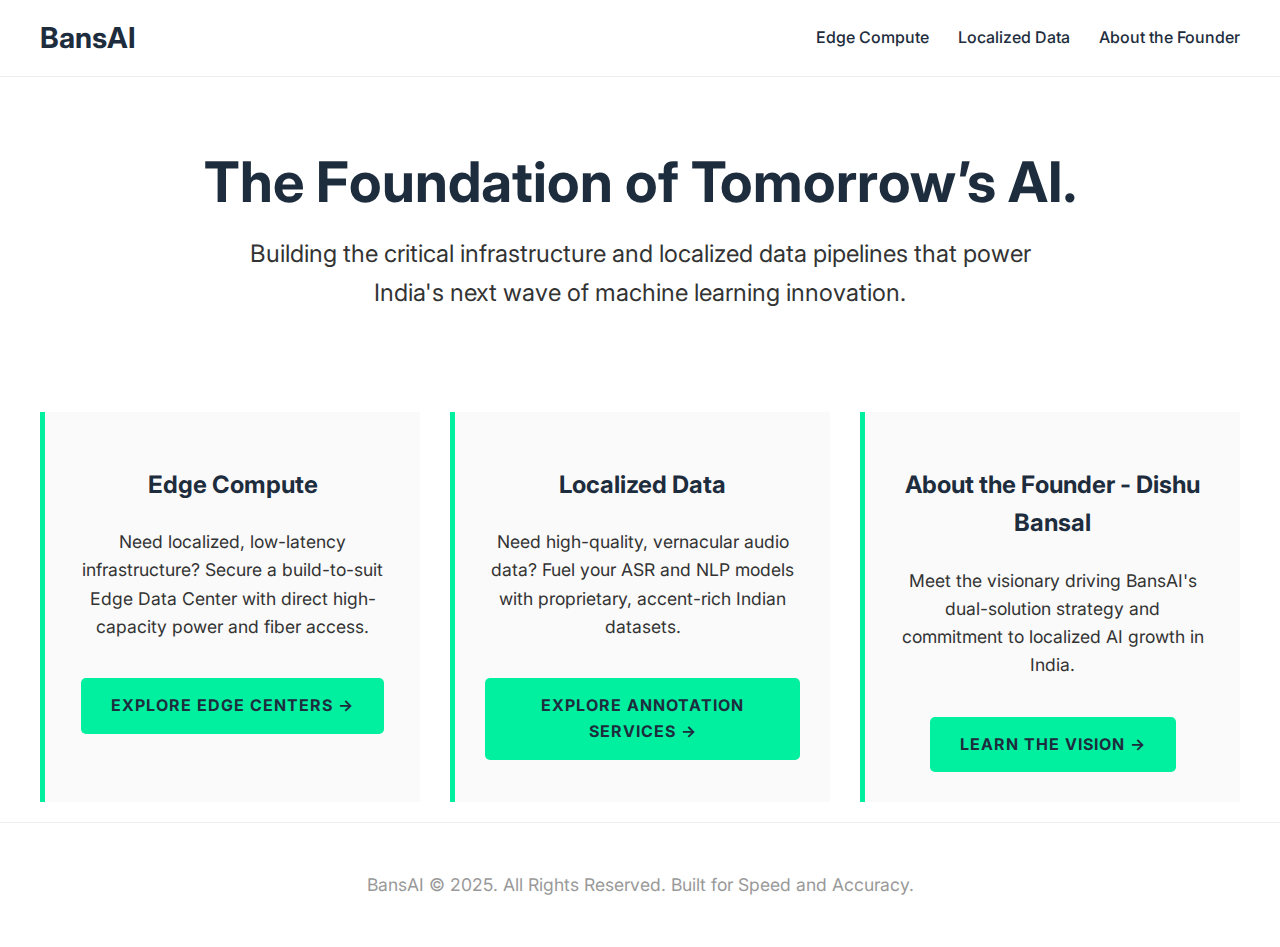
<file: index.html>
<!DOCTYPE html>
<html lang="en">
<head>
    <meta charset="UTF-8">
    <meta name="viewport" content="width=device-width, initial-scale=1.0">
    <title>BansAI - The Foundation of Tomorrow’s AI</title>
    <link rel="stylesheet" href="styles.css">
    <link href="https://fonts.googleapis.com/css2?family=Inter:wght@400;500;700&display=swap" rel="stylesheet">
</head>
<body>

    <header>
        <div class="navbar container">
            <a href="index.html" class="logo">BansAI</a>
            <div class="nav-links">
                <a href="edge.html">Edge Compute</a>
                <a href="data.html">Localized Data</a>
                <a href="https://www.codewithdishu.com">About the Founder</a>
            </div>
        </div>
    </header>

    <main>
        <div class="hero container">
            <h1>The Foundation of Tomorrow’s AI.</h1>
            <p style="font-size: 1.5rem; max-width: 800px; margin: 0 auto 50px;">
                Building the critical infrastructure and localized data pipelines that power India's next wave of machine learning innovation.
            </p>

            <div class="hub-grid">
                <div class="card">
                    <h3>Edge Compute</h3>
                    <p>Need localized, low-latency infrastructure? Secure a build-to-suit Edge Data Center with direct high-capacity power and fiber access.</p>
                    <a href="edge.html" class="btn-cta">Explore Edge Centers →</a>
                </div>
                
                <div class="card">
                    <h3>Localized Data</h3>
                    <p>Need high-quality, vernacular audio data? Fuel your ASR and NLP models with proprietary, accent-rich Indian datasets.</p>
                    <a href="data.html" class="btn-cta">Explore Annotation Services →</a>
                </div>

                <div class="card">
                    <h3>About the Founder - Dishu Bansal</h3>
                    <p>Meet the visionary driving BansAI's dual-solution strategy and commitment to localized AI growth in India.</p>
                    <a href="https://www.codewithdishu.com" class="btn-cta">Learn the Vision →</a>
                </div>
            </div>
        </div>
    </main>

    <footer>
        <p>BansAI © 2025. All Rights Reserved. Built for Speed and Accuracy.</p>
    </footer>

</body>
</html>
</file>
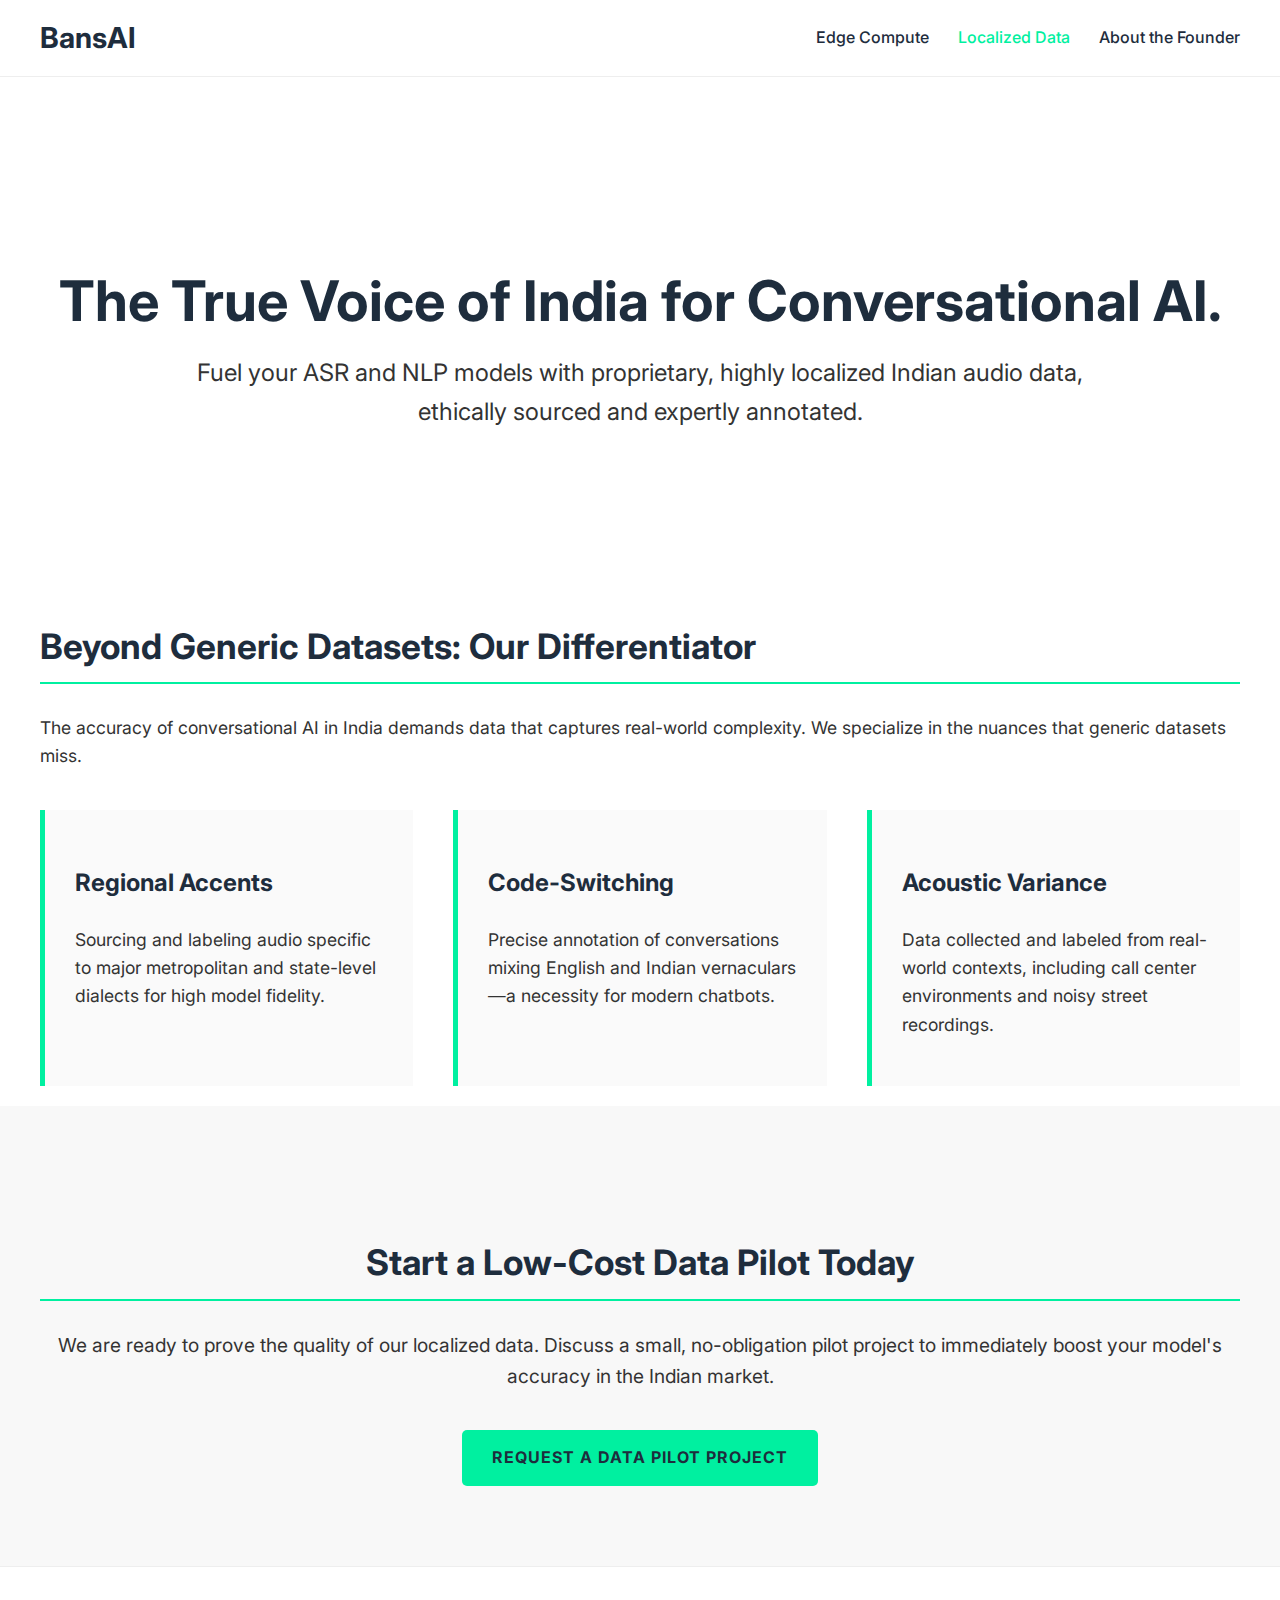
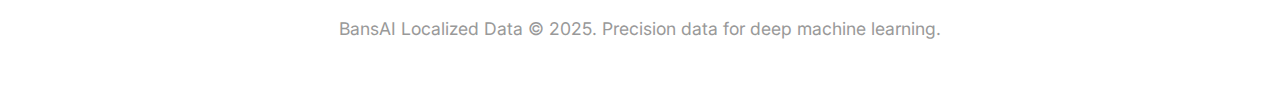
<file: data.html>
<!DOCTYPE html>
<html lang="en">
<head>
    <meta charset="UTF-8">
    <meta name="viewport" content="width=device-width, initial-scale=1.0">
    <title>BansAI Localized Data - Indian Audio Annotation</title>
    <link rel="stylesheet" href="styles.css">
    <link href="https://fonts.googleapis.com/css2?family=Inter:wght@400;500;700&display=swap" rel="stylesheet">
</head>
<body>

    <header>
        <div class="navbar container">
            <a href="index.html" class="logo">BansAI</a>
            <div class="nav-links">
                <a href="edge.html">Edge Compute</a>
                <a href="data.html" style="color: var(--color-secondary);">Localized Data</a>
                <a href="https://www.codewithdishu.com">About the Founder</a>
            </div>
        </div>
    </header>

    <main>
        <section class="hero text-center" style="min-height: 50vh; padding-bottom: 0;">
            <h1>The True Voice of India for Conversational AI.</h1>
            <p style="font-size: 1.5rem; max-width: 900px; margin: 0 auto;">
                Fuel your ASR and NLP models with proprietary, highly localized Indian audio data, ethically sourced and expertly annotated.
            </p>
        </section>

        <section class="container">
            <h2>Beyond Generic Datasets: Our Differentiator</h2>
            <p>The accuracy of conversational AI in India demands data that captures real-world complexity. We specialize in the nuances that generic datasets miss.</p>

            <div class="card-grid">
                <div class="card">
                    <h3>Regional Accents</h3>
                    <p>Sourcing and labeling audio specific to major metropolitan and state-level dialects for high model fidelity.</p>
                </div>
                <div class="card">
                    <h3>Code-Switching</h3>
                    <p>Precise annotation of conversations mixing English and Indian vernaculars—a necessity for modern chatbots.</p>
                </div>
                <div class="card">
                    <h3>Acoustic Variance</h3>
                    <p>Data collected and labeled from real-world contexts, including call center environments and noisy street recordings.</p>
                </div>
            </div>
        </section>

        <section style="background-color: #F8F8F8;" class="text-center">
            <div class="container">
                <h2>Start a Low-Cost Data Pilot Today</h2>
                <p style="font-size: 1.2rem;">We are ready to prove the quality of our localized data. Discuss a small, no-obligation pilot project to immediately boost your model's accuracy in the Indian market.</p>
                <a href="mailto:data@bansai.com?subject=Localized%20Data%20Pilot%20Request" class="btn-cta">Request a Data Pilot Project</a>
            </div>
        </section>
    </main>

    <footer>
        <p>BansAI Localized Data © 2025. Precision data for deep machine learning.</p>
    </footer>

</body>
</html>
</file>
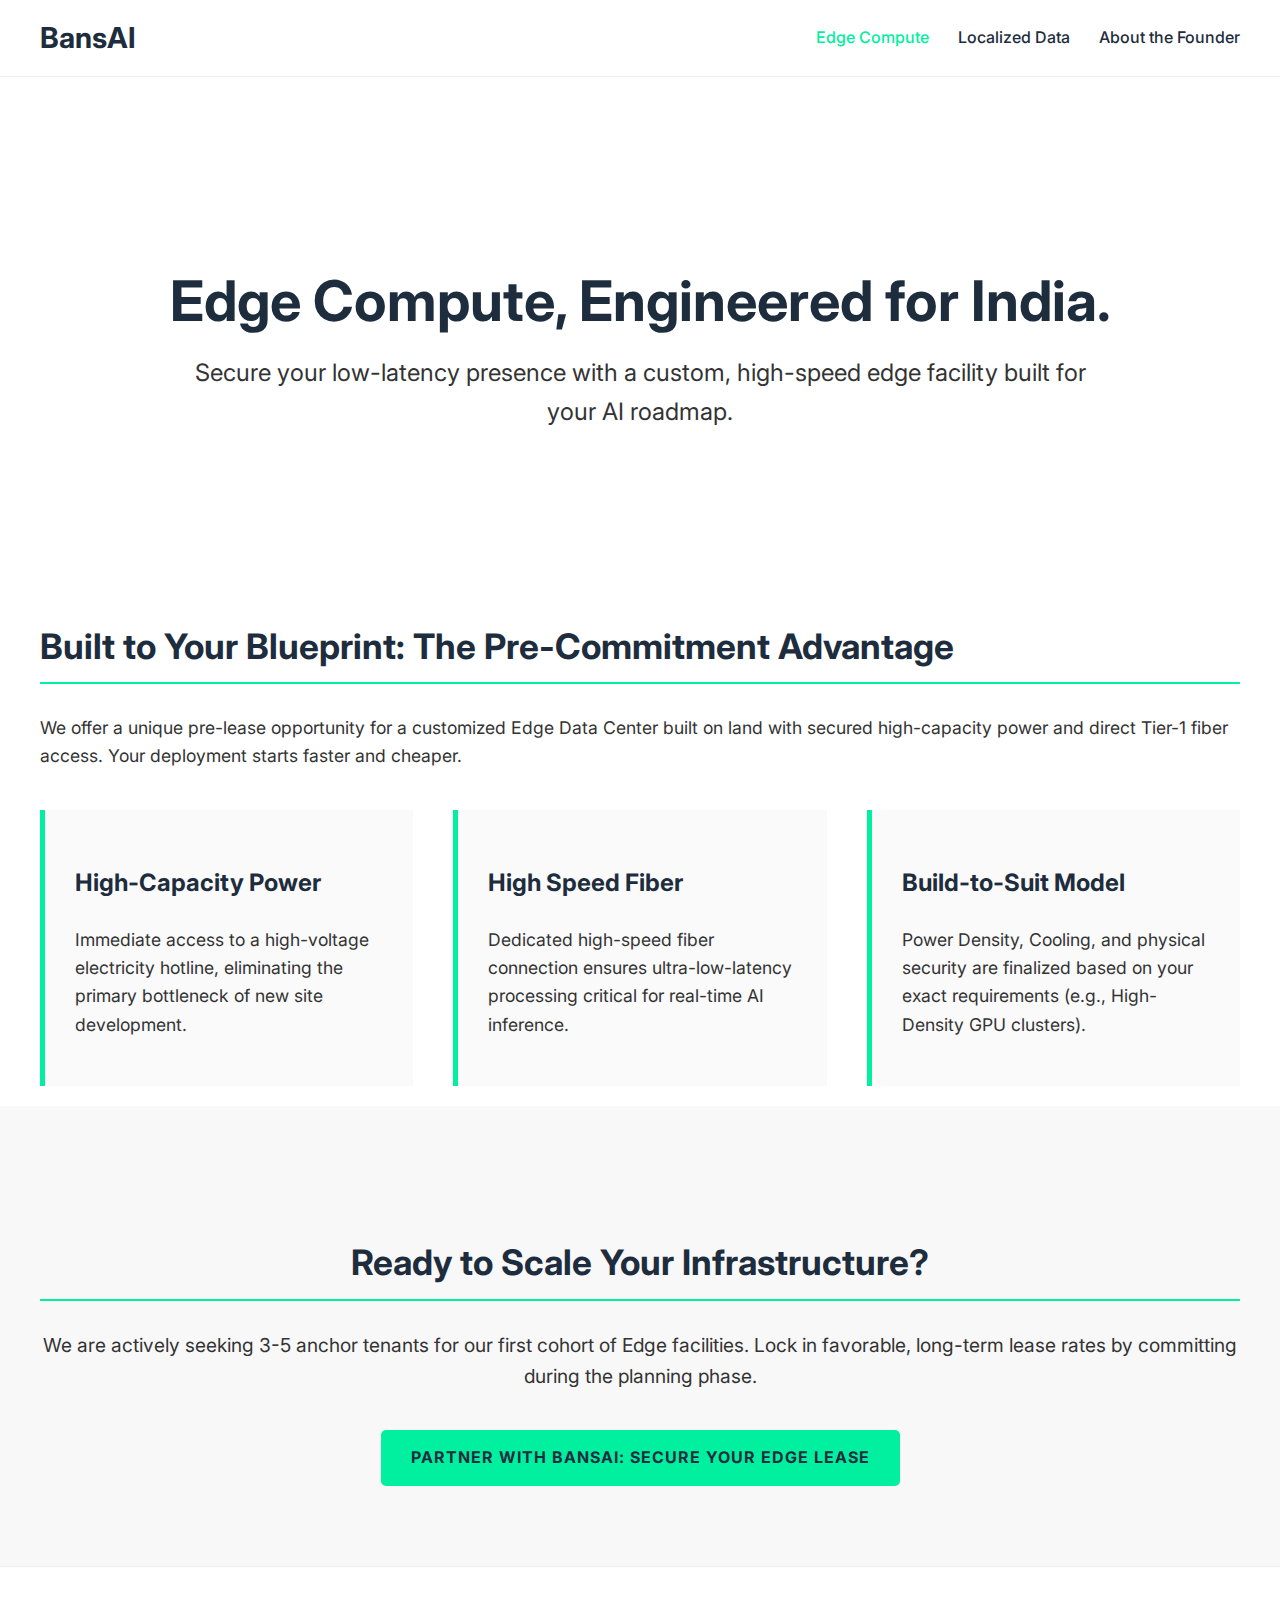
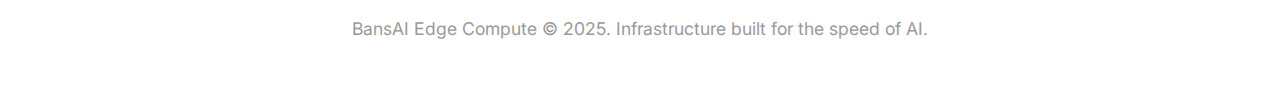
<file: edge.html>
<!DOCTYPE html>
<html lang="en">
<head>
    <meta charset="UTF-8">
    <meta name="viewport" content="width=device-width, initial-scale=1.0">
    <title>BansAI Edge Compute - Pre-Commitment Lease</title>
    <link rel="stylesheet" href="styles.css">
    <link href="https://fonts.googleapis.com/css2?family=Inter:wght@400;500;700&display=swap" rel="stylesheet">
</head>
<body>

    <header>
        <div class="navbar container">
            <a href="index.html" class="logo">BansAI</a>
            <div class="nav-links">
                <a href="edge.html" style="color: var(--color-secondary);">Edge Compute</a>
                <a href="data.html">Localized Data</a>
                <a href="https://www.codewithdishu.com">About the Founder</a>
            </div>
        </div>
    </header>

    <main>
        <section class="hero text-center" style="min-height: 50vh; padding-bottom: 0;">
            <h1>Edge Compute, Engineered for India.</h1>
            <p style="font-size: 1.5rem; max-width: 900px; margin: 0 auto;">
                Secure your low-latency presence with a custom, high-speed edge facility built for your AI roadmap.
            </p>
        </section>

        <section class="container">
            <h2>Built to Your Blueprint: The Pre-Commitment Advantage</h2>
            <p>We offer a unique pre-lease opportunity for a customized Edge Data Center built on land with secured high-capacity power and direct Tier-1 fiber access. Your deployment starts faster and cheaper.</p>

            <div class="card-grid">
                <div class="card">
                    <h3>High-Capacity Power</h3>
                    <p>Immediate access to a high-voltage electricity hotline, eliminating the primary bottleneck of new site development.</p>
                </div>
                <div class="card">
                    <h3>High Speed Fiber</h3>
                    <p>Dedicated high-speed fiber connection ensures ultra-low-latency processing critical for real-time AI inference.</p>
                </div>
                <div class="card">
                    <h3>Build-to-Suit Model</h3>
                    <p>Power Density, Cooling, and physical security are finalized based on your exact requirements (e.g., High-Density GPU clusters).</p>
                </div>
            </div>
        </section>

        <section style="background-color: #F8F8F8;" class="text-center">
            <div class="container">
                <h2>Ready to Scale Your Infrastructure?</h2>
                <p style="font-size: 1.2rem;">We are actively seeking 3-5 anchor tenants for our first cohort of Edge facilities. Lock in favorable, long-term lease rates by committing during the planning phase.</p>
                <a href="mailto:partnerships@bansai.com?subject=Edge%20Compute%20Pre-Build%20Inquiry" class="btn-cta">Partner with BansAI: Secure Your Edge Lease</a>
            </div>
        </section>
    </main>

    <footer>
        <p>BansAI Edge Compute © 2025. Infrastructure built for the speed of AI.</p>
    </footer>

</body>
</html>
</file>
<file: styles.css>
/* style.css */
:root {
    --color-primary: #1E2D3D; /* Dark Charcoal/Navy */
    --color-secondary: #00F0A0; /* Electric Lime Green (CTA Accent) */
    --color-background: #FFFFFF;
    --color-text: #333333;
}

body {
    font-family: 'Inter', sans-serif;
    margin: 0;
    padding: 0;
    background-color: var(--color-background);
    color: var(--color-text);
    line-height: 1.6;
}

/* --- Typography --- */
h1 { font-size: 3.5rem; color: var(--color-primary); margin-bottom: 0.5rem; }
h2 { font-size: 2.2rem; color: var(--color-primary); border-bottom: 2px solid var(--color-secondary); padding-bottom: 0.5rem; margin-top: 3rem; }
h3 { font-size: 1.5rem; color: var(--color-primary); }
p { font-size: 1.1rem; }

/* --- Layout and Sections --- */
.container {
    max-width: 1200px;
    margin: 0 auto;
    padding: 20px;
}
.hero {
    min-height: 70vh;
    display: flex;
    flex-direction: column;
    justify-content: center;
    text-align: center;
    padding-top: 100px; /* Space for fixed header */
}
section {
    padding: 60px 0;
}

/* --- Header & Navigation --- */
header {
    background-color: var(--color-background);
    color: var(--color-primary);
    position: fixed;
    width: 100%;
    top: 0;
    z-index: 1000;
    border-bottom: 1px solid #eee;
}
.navbar {
    display: flex;
    justify-content: space-between;
    align-items: center;
    padding: 15px 20px;
}
.logo {
    font-size: 1.8rem;
    font-weight: 700;
    color: var(--color-primary);
    text-decoration: none;
}
.nav-links a {
    color: var(--color-primary);
    text-decoration: none;
    margin-left: 25px;
    font-weight: 500;
    transition: color 0.3s;
}
.nav-links a:hover {
    color: var(--color-secondary);
}

/* --- Buttons and CTAs --- */
.btn-cta {
    display: inline-block;
    padding: 15px 30px;
    margin-top: 20px;
    background-color: var(--color-secondary);
    color: var(--color-primary);
    text-decoration: none;
    font-weight: 700;
    border: none;
    border-radius: 5px;
    transition: background-color 0.3s, transform 0.2s;
    text-transform: uppercase;
    letter-spacing: 1px;
}
.btn-cta:hover {
    background-color: #00CC88; /* Slightly darker green */
    transform: translateY(-2px);
}

/* --- Utility Classes --- */
.text-center { text-align: center; }
.card-grid {
    display: grid;
    grid-template-columns: repeat(auto-fit, minmax(300px, 1fr));
    gap: 40px;
    margin-top: 40px;
}

.hub-grid {
    display: grid;
    grid-template-columns: repeat(3, 1fr); 
    gap: 30px;
    margin-top: 50px;
    max-width: 1200px;
    margin-left: auto;
    margin-right: auto;
}

.card {
    background: #FAFAFA;
    padding: 30px;
    border-left: 5px solid var(--color-secondary);
    transition: box-shadow 0.3s;
}
.card:hover {
    box-shadow: 0 5px 15px rgba(0, 0, 0, 0.05);
}

/* --- Footer --- */
footer {
    text-align: center;
    padding: 30px 0;
    border-top: 1px solid #eee;
    color: #999;
    font-size: 0.9rem;
}
</file>
